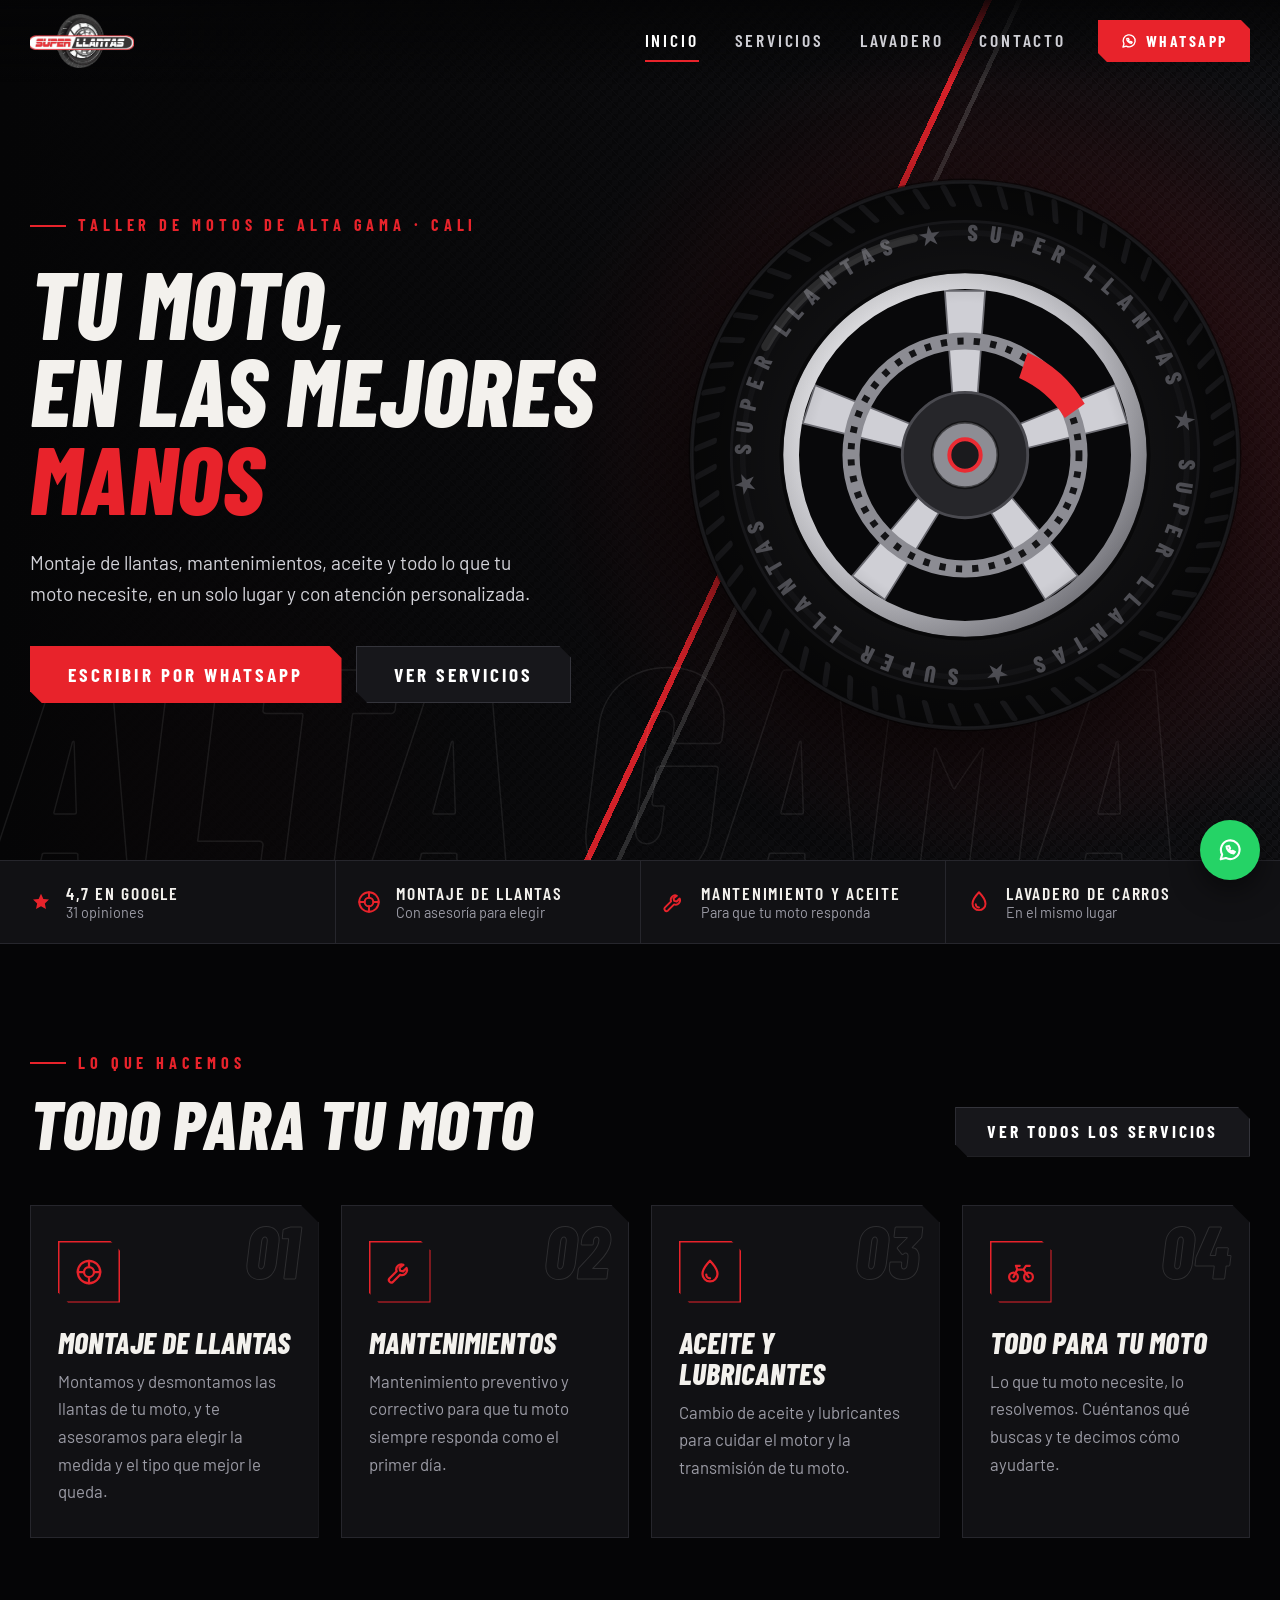
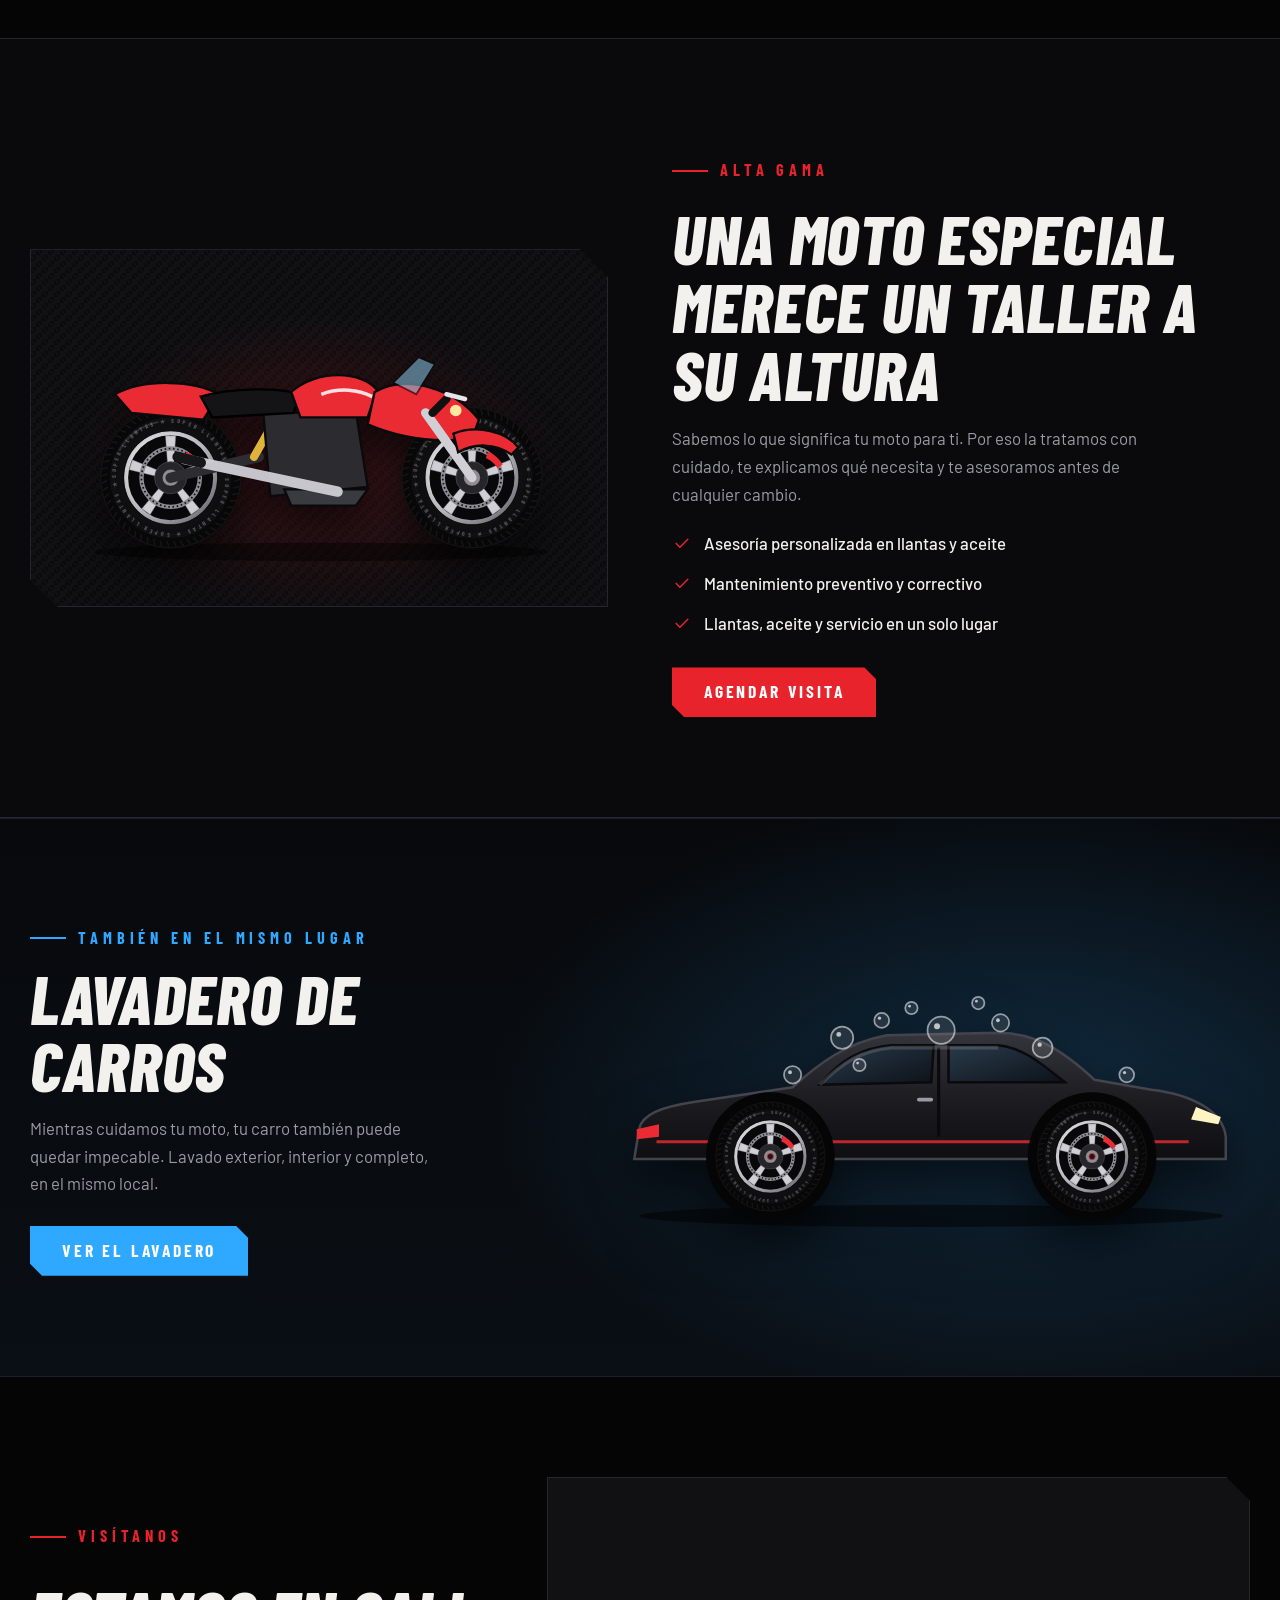
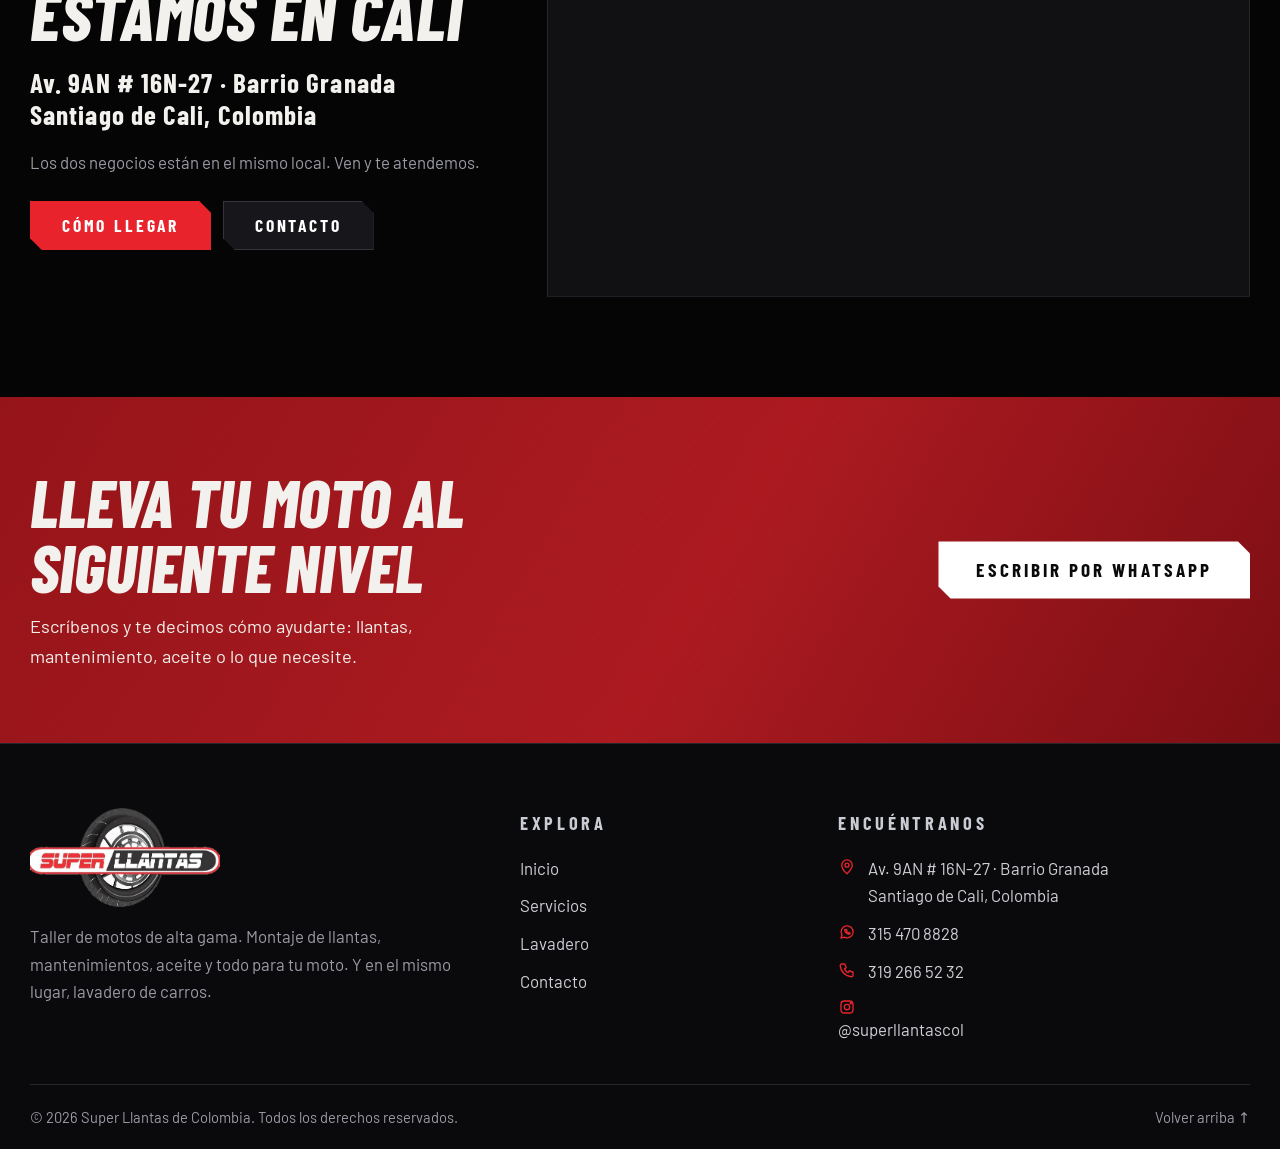
<file: index.html>
<!doctype html>
<html lang="es">
<head>
  <meta charset="utf-8">
  <meta name="viewport" content="width=device-width, initial-scale=1">
  <title>Super Llantas · Taller de motos de alta gama en Cali</title>
  <meta name="description" content="Taller de motos de alta gama en Cali: montaje de llantas, mantenimientos, aceite y todo para tu moto. Y en el mismo lugar, lavadero de carros.">
  <meta name="theme-color" content="#050506">
  <link rel="icon" type="image/png" href="assets/img/favicon.png">
  <link rel="apple-touch-icon" href="assets/img/apple-touch-icon.png">
  <meta property="og:title" content="Super Llantas · Taller de motos de alta gama">
  <meta property="og:description" content="Montaje de llantas, mantenimientos, aceite y todo para tu moto. Cali, Colombia.">
  <meta property="og:image" content="assets/img/logo.png">
  <link rel="preconnect" href="https://fonts.googleapis.com">
  <link rel="preconnect" href="https://fonts.gstatic.com" crossorigin>
  <link href="https://fonts.googleapis.com/css2?family=Barlow:wght@400;500;600&family=Barlow+Condensed:ital,wght@0,500;0,600;0,700;0,800;1,700;1,800&display=swap" rel="stylesheet">
  <link rel="stylesheet" href="assets/css/styles.css">
</head>
<body data-page="inicio">
<main>
  <!-- HERO -->
  <section class="hero">
    <div class="hero__bg"></div>
    <div class="hero__lines"></div>
    <div class="hero__ghost" aria-hidden="true">Alta gama</div>
    <div class="wrap hero__grid">
      <div class="hero__copy">
        <p class="eyebrow">Taller de motos de alta gama · Cali</p>
        <h1 class="hero__title"><span>Tu moto,</span><span>en las mejores</span><span class="red">manos</span></h1>
        <p class="hero__lead">Montaje de llantas, mantenimientos, aceite y todo lo que tu moto necesite, en un solo lugar y con atención personalizada.</p>
        <div class="hero__cta">
          <a class="btn btn--lg" data-wa="Hola Super Llantas, quiero agendar un servicio para mi moto." target="_blank" rel="noopener"><span>Escribir por WhatsApp</span></a>
          <a class="btn btn--lg btn--dark" href="servicios.html"><span>Ver servicios</span></a>
        </div>
      </div>
      <div class="hero__art"><div id="hero-wheel" style="width:100%;height:100%"></div></div>
    </div>
  </section>

  <!-- CONFIANZA -->
  <section class="trust">
    <div class="wrap trust__in">
      <div class="trust__it"><span class="stars" aria-hidden="true"><svg class="ico" width="22" height="22" viewBox="0 0 24 24"><path d="M12 3l2.6 5.6 6.1.7-4.5 4.2 1.2 6L12 16.6 6.6 19.5l1.2-6L3.3 9.3l6.1-.7z" fill="currentColor"/></svg></span><span><span data-site="calificacion"></span> en Google<small><span data-site="opiniones"></span> opiniones</small></span></div>
      <div class="trust__it"><span id="t1"></span><span>Montaje de llantas<small>Con asesoría para elegir</small></span></div>
      <div class="trust__it"><span id="t2"></span><span>Mantenimiento y aceite<small>Para que tu moto responda</small></span></div>
      <div class="trust__it"><span id="t3"></span><span>Lavadero de carros<small>En el mismo lugar</small></span></div>
    </div>
  </section>

  <!-- SERVICIOS -->
  <section class="section">
    <div class="wrap">
      <div class="head">
        <div><p class="eyebrow">Lo que hacemos</p><h2 class="h2">Todo para tu moto</h2></div>
        <a class="btn btn--dark" href="servicios.html"><span>Ver todos los servicios</span></a>
      </div>
      <div class="svcs" id="servicios-grid"></div>
    </div>
  </section>

  <!-- ALTA GAMA -->
  <section class="section section--alt">
    <div class="wrap split">
      <div class="split__art reveal" id="split-moto"></div>
      <div class="split__txt reveal">
        <p class="eyebrow">Alta gama</p>
        <h2 class="h2">Una moto especial merece un taller a su altura</h2>
        <p class="muted">Sabemos lo que significa tu moto para ti. Por eso la tratamos con cuidado, te explicamos qué necesita y te asesoramos antes de cualquier cambio.</p>
        <ul class="ticks">
          <li><span id="k1"></span>Asesoría personalizada en llantas y aceite</li>
          <li><span id="k2"></span>Mantenimiento preventivo y correctivo</li>
          <li><span id="k3"></span>Llantas, aceite y servicio en un solo lugar</li>
        </ul>
        <a class="btn" href="contacto.html"><span>Agendar visita</span></a>
      </div>
    </div>
  </section>

  <!-- LAVADERO -->
  <section class="wash section">
    <div class="wrap wash__in">
      <div class="wash__txt reveal">
        <p class="eyebrow">También en el mismo lugar</p>
        <h2 class="h2" data-lav="nombre"></h2>
        <p class="muted" style="margin:16px 0 28px;max-width:46ch">Mientras cuidamos tu moto, tu carro también puede quedar impecable. Lavado exterior, interior y completo, en el mismo local.</p>
        <a class="btn" href="lavadero.html"><span>Ver el lavadero</span></a>
      </div>
      <div class="wash__art reveal" id="home-car"></div>
    </div>
  </section>

  <!-- UBICACIÓN -->
  <section class="section">
    <div class="wrap where">
      <div class="where__txt">
        <p class="eyebrow">Visítanos</p>
        <h2 class="h2">Estamos en Cali</h2>
        <p class="where__addr"><span data-site="direccion"></span> · <span data-site="barrio"></span><br><span data-site="ciudad"></span></p>
        <p class="muted">Los dos negocios están en el mismo local. Ven y te atendemos.</p>
        <div class="where__btns">
          <a class="btn" data-maps-link target="_blank" rel="noopener"><span>Cómo llegar</span></a>
          <a class="btn btn--dark" href="contacto.html"><span>Contacto</span></a>
        </div>
      </div>
      <div class="map" data-map></div>
    </div>
  </section>

  <section class="cta">
    <div class="wrap cta__in">
      <div><h2>Lleva tu moto al siguiente nivel</h2><p>Escríbenos y te decimos cómo ayudarte: llantas, mantenimiento, aceite o lo que necesite.</p></div>
      <div class="cta__btns"><a class="btn btn--lg btn--white" data-wa="Hola Super Llantas, quiero información." target="_blank" rel="noopener"><span>Escribir por WhatsApp</span></a></div>
    </div>
  </section>
</main>

<script src="assets/js/data.js"></script>
<script src="assets/js/art.js"></script>
<script src="assets/js/layout.js"></script>
<script src="assets/js/app.js"></script>
<script>
  /* iconos de la franja y de la lista */
  [['t1','tire',26],['t2','wrench',26],['t3','drop',26],['k1','check',20],['k2','check',20],['k3','check',20]]
    .forEach(([id, ic, s]) => { const el = document.getElementById(id); if (el) el.innerHTML = Art.icon(ic, s); });
  document.querySelectorAll('.trust__it > span:first-child:has(.ico)').forEach(e => e.style.color = 'var(--accent)');
</script>
</body>
</html>
</file>
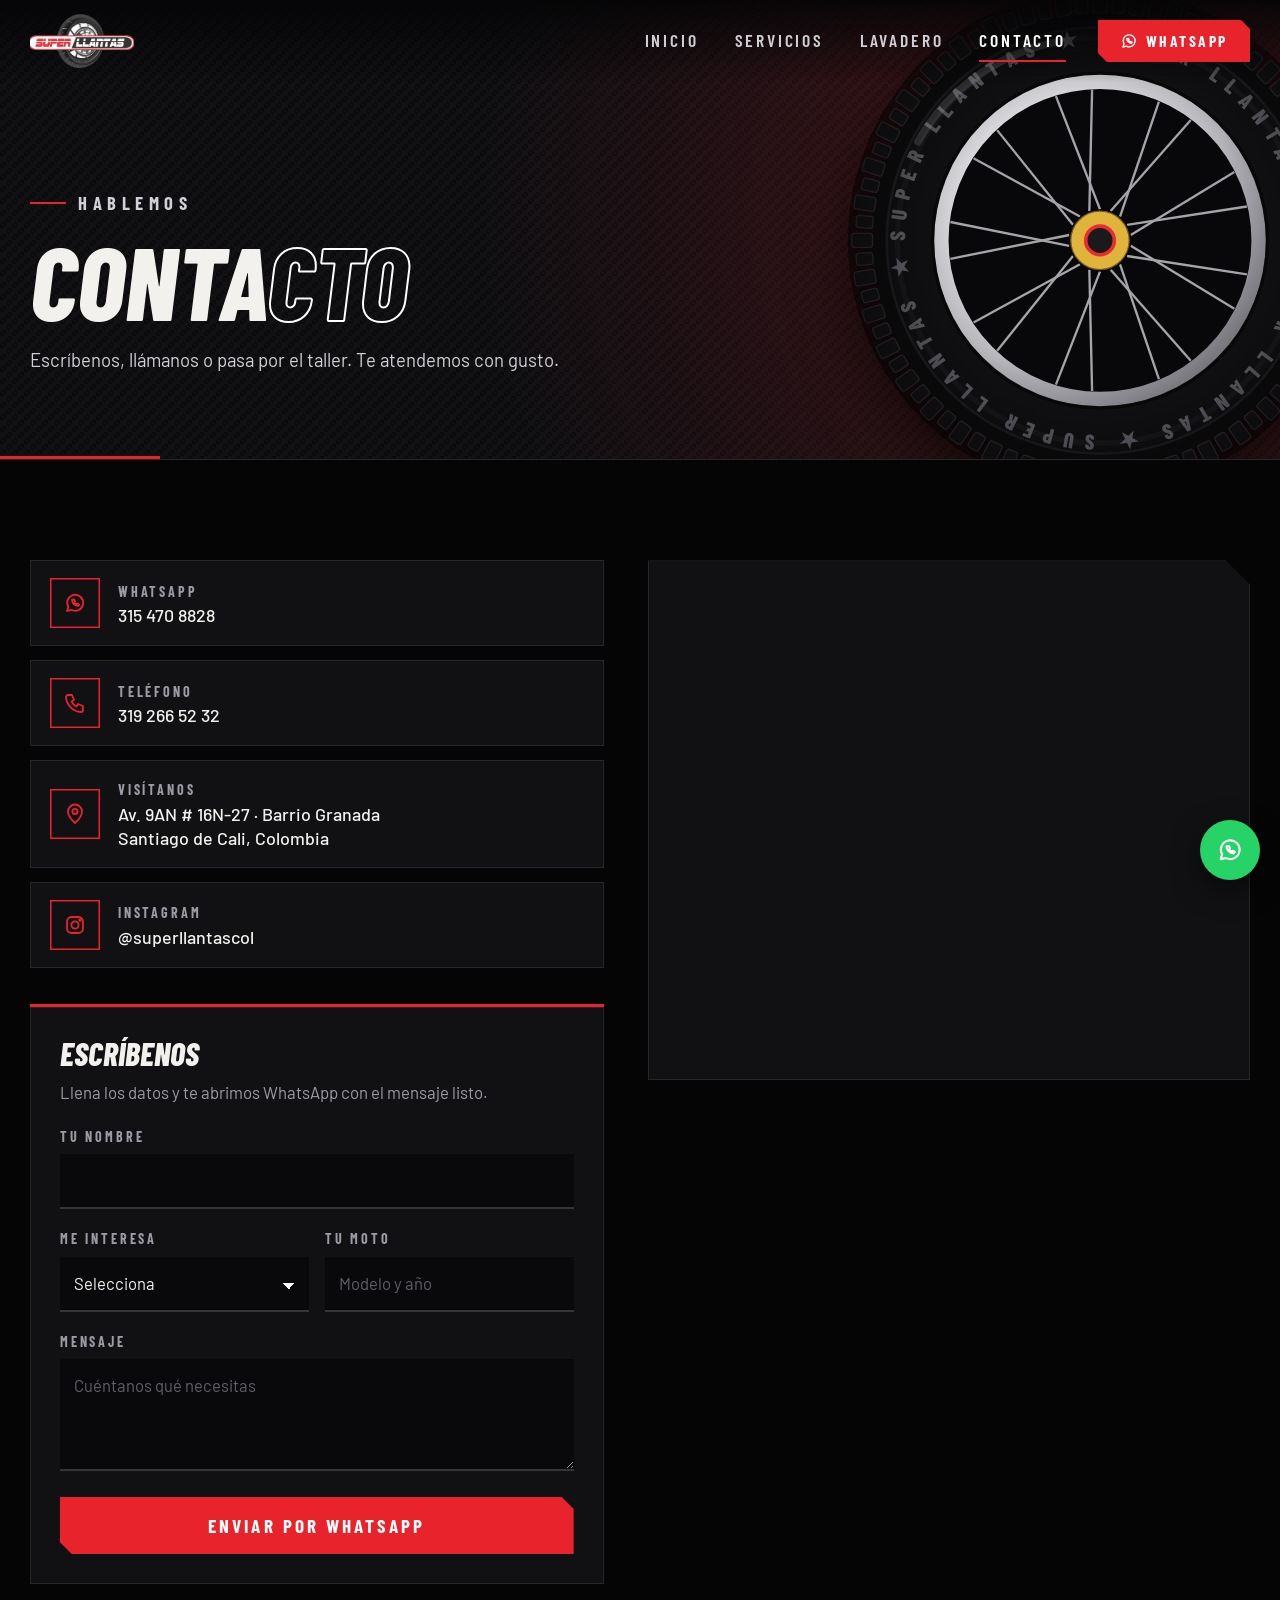
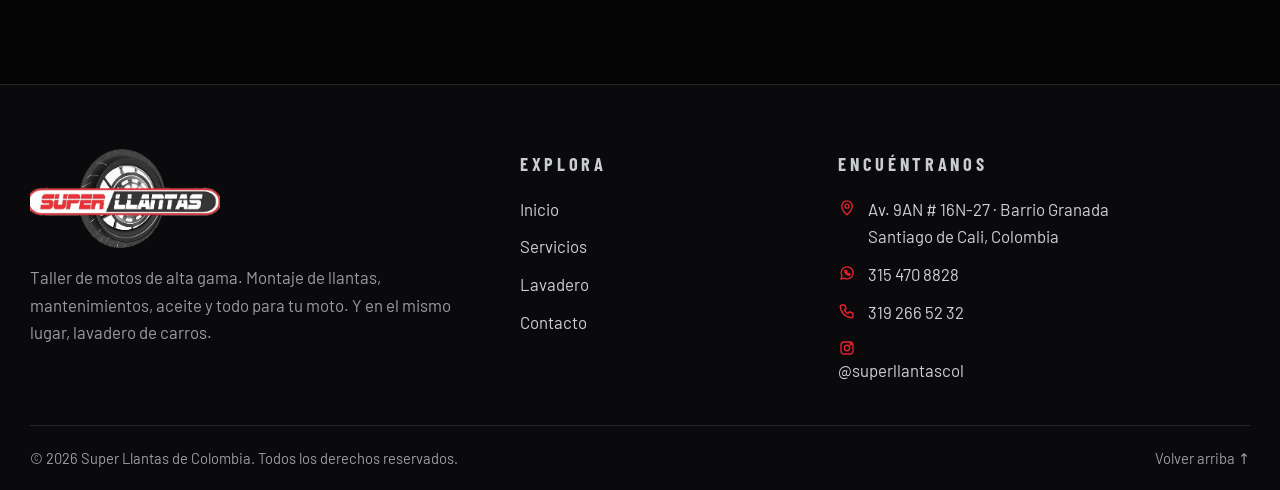
<file: contacto.html>
<!doctype html>
<html lang="es">
<head>
  <meta charset="utf-8">
  <meta name="viewport" content="width=device-width, initial-scale=1">
  <title>Contacto · Super Llantas</title>
  <meta name="description" content="Escríbenos por WhatsApp o visítanos en Cali: Av. 9AN # 16N-27, barrio Granada. Taller de motos y lavadero de carros.">
  <meta name="theme-color" content="#050506">
  <link rel="icon" type="image/png" href="assets/img/favicon.png">
  <link rel="apple-touch-icon" href="assets/img/apple-touch-icon.png">
  <link rel="preconnect" href="https://fonts.googleapis.com">
  <link rel="preconnect" href="https://fonts.gstatic.com" crossorigin>
  <link href="https://fonts.googleapis.com/css2?family=Barlow:wght@400;500;600&family=Barlow+Condensed:ital,wght@0,500;0,600;0,700;0,800;1,700;1,800&display=swap" rel="stylesheet">
  <link rel="stylesheet" href="assets/css/styles.css">
</head>
<body data-page="contacto">
<main>
  <section class="phero">
    <div class="phero__art" data-wheel="trail"></div>
    <div class="wrap">
      <p class="eyebrow">Hablemos</p>
      <h1>Conta<span class="out">cto</span></h1>
      <p>Escríbenos, llámanos o pasa por el taller. Te atendemos con gusto.</p>
    </div>
  </section>

  <section class="section">
    <div class="wrap contact">
      <div>
        <div class="infos" id="info"></div>
        <form class="form" id="form">
          <h3>Escríbenos</h3>
          <p class="muted" style="margin-top:-8px">Llena los datos y te abrimos WhatsApp con el mensaje listo.</p>
          <div class="field"><label for="c-nombre">Tu nombre</label><input id="c-nombre" name="nombre" required autocomplete="name"></div>
          <div class="form__row">
            <div class="field"><label for="c-asunto">Me interesa</label>
              <select id="c-asunto" name="asunto"><option value="">Selecciona</option><option>Montaje de llantas</option><option>Mantenimiento</option><option>Cambio de aceite</option><option>Otro servicio para mi moto</option><option>Lavadero de carros</option></select></div>
            <div class="field"><label for="c-moto">Tu moto</label><input id="c-moto" name="moto" placeholder="Modelo y año"></div>
          </div>
          <div class="field"><label for="c-msg">Mensaje</label><textarea id="c-msg" name="mensaje" placeholder="Cuéntanos qué necesitas"></textarea></div>
          <button class="btn btn--lg" type="submit"><span>Enviar por WhatsApp</span></button>
        </form>
      </div>
      <div class="map" data-map></div>
    </div>
  </section>
</main>
<script src="assets/js/data.js"></script>
<script src="assets/js/art.js"></script>
<script src="assets/js/layout.js"></script>
<script src="assets/js/app.js"></script>
</body>
</html>
</file>
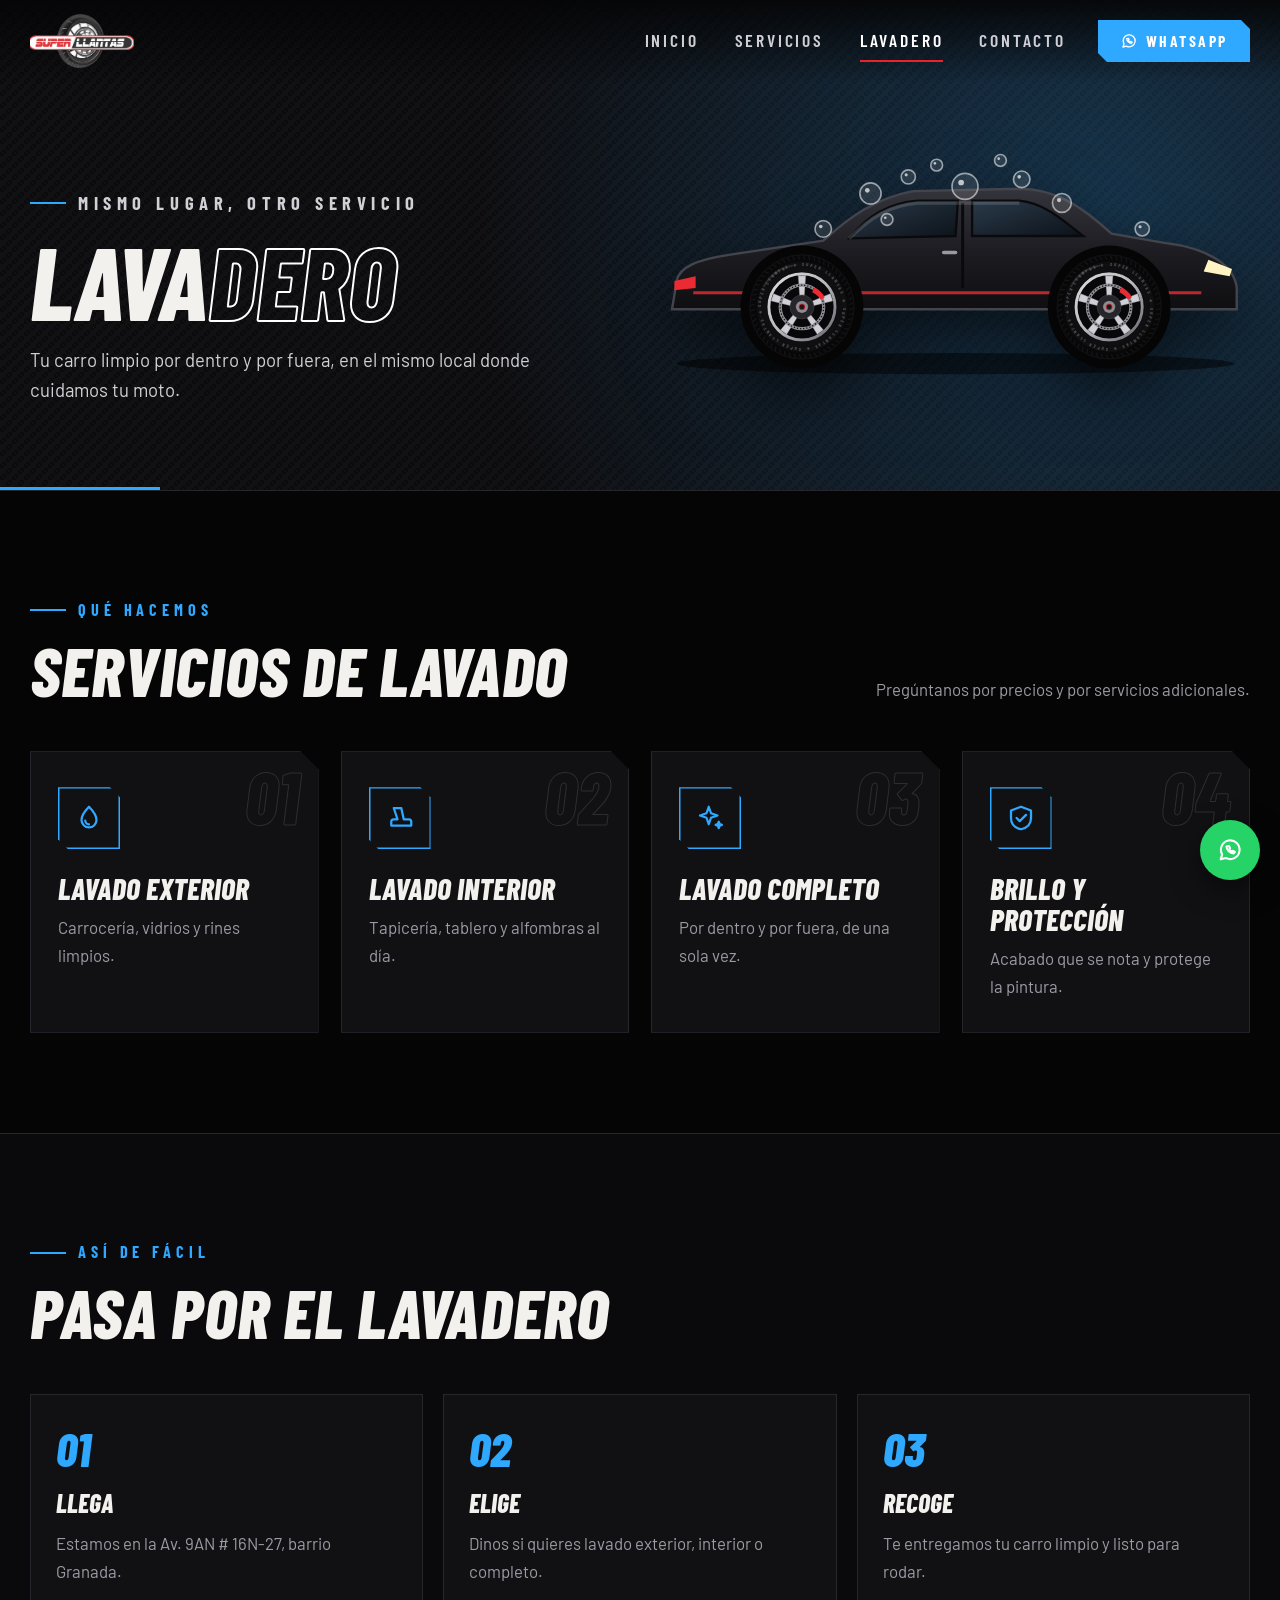
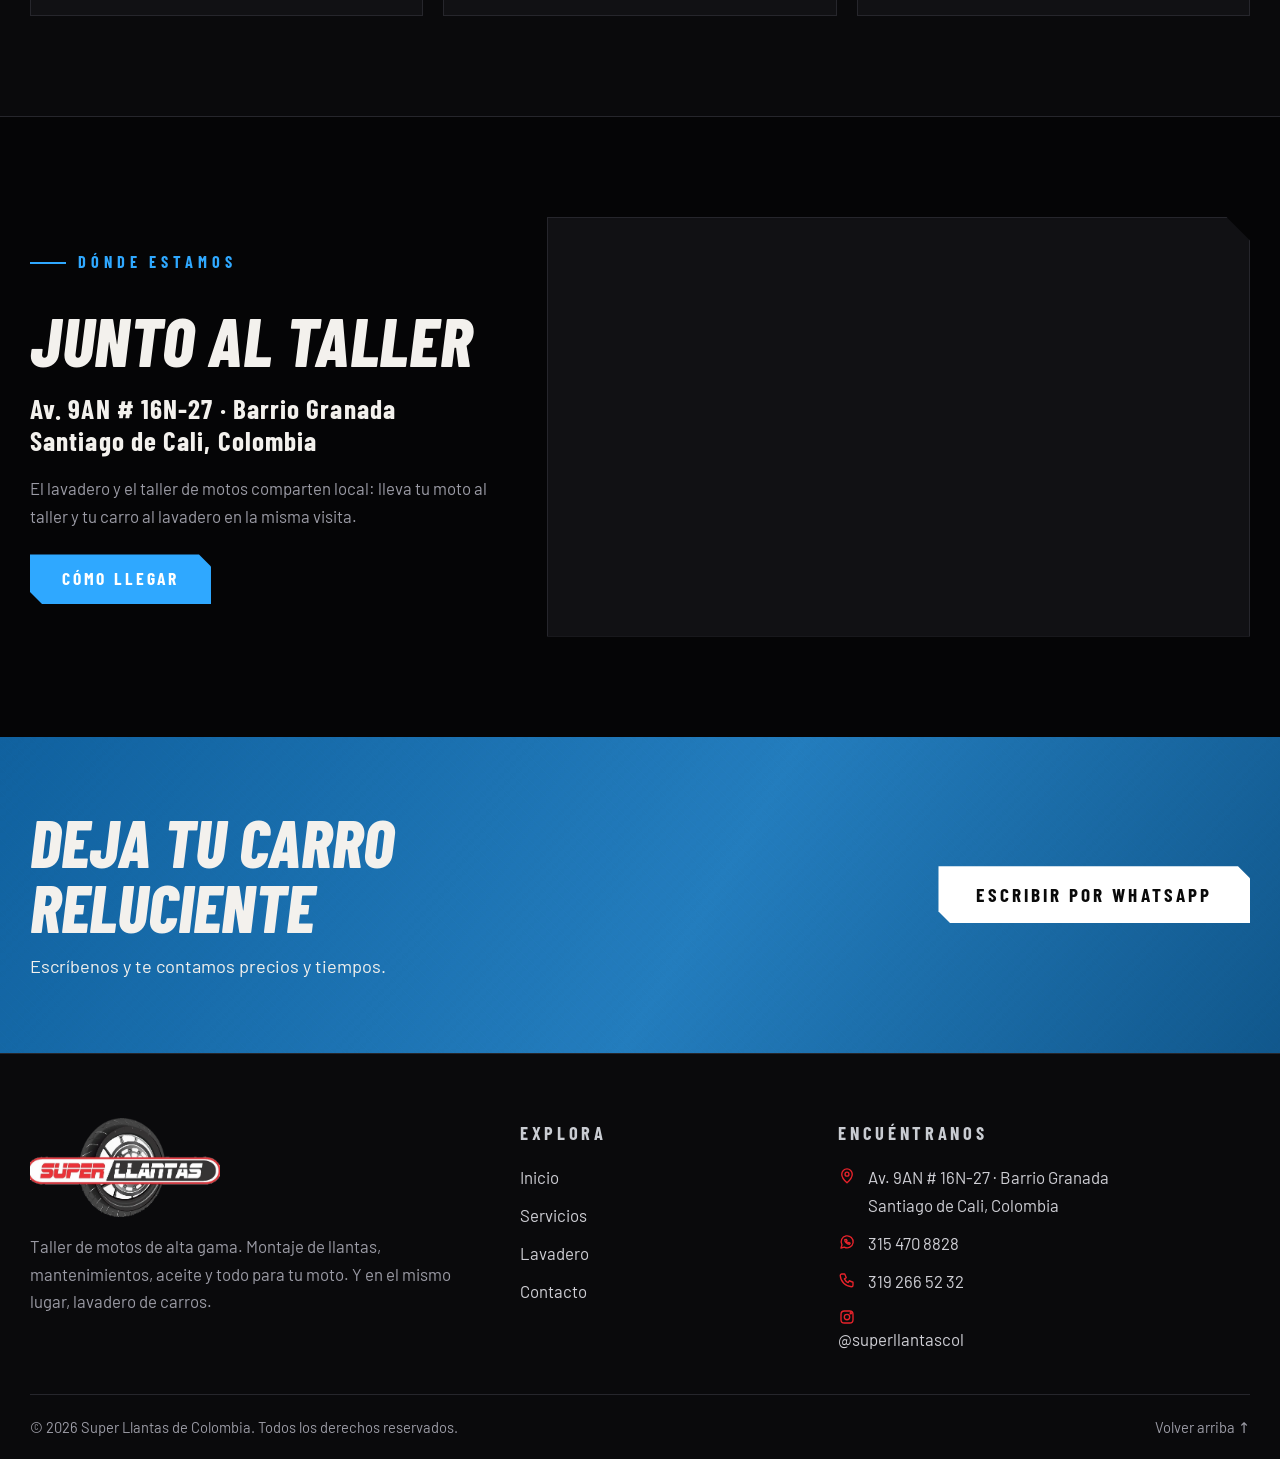
<file: lavadero.html>
<!doctype html>
<html lang="es">
<head>
  <meta charset="utf-8">
  <meta name="viewport" content="width=device-width, initial-scale=1">
  <title>Lavadero de carros · Super Llantas</title>
  <meta name="description" content="Lavadero de carros en Cali, en el mismo lugar que el taller Super Llantas: lavado exterior, interior y completo.">
  <meta name="theme-color" content="#050506">
  <link rel="icon" type="image/png" href="assets/img/favicon.png">
  <link rel="apple-touch-icon" href="assets/img/apple-touch-icon.png">
  <link rel="preconnect" href="https://fonts.googleapis.com">
  <link rel="preconnect" href="https://fonts.gstatic.com" crossorigin>
  <link href="https://fonts.googleapis.com/css2?family=Barlow:wght@400;500;600&family=Barlow+Condensed:ital,wght@0,500;0,600;0,700;0,800;1,700;1,800&display=swap" rel="stylesheet">
  <link rel="stylesheet" href="assets/css/styles.css">
</head>
<body data-page="lavadero">
<main>
  <section class="phero">
    <div class="phero__art phero__art--car" id="lav-car"></div>
    <div class="wrap">
      <p class="eyebrow">Mismo lugar, otro servicio</p>
      <h1>Lava<span class="out">dero</span></h1>
      <p>Tu carro limpio por dentro y por fuera, en el mismo local donde cuidamos tu moto.</p>
    </div>
  </section>

  <section class="section">
    <div class="wrap">
      <div class="head">
        <div><p class="eyebrow">Qué hacemos</p><h2 class="h2">Servicios de lavado</h2></div>
        <p class="muted">Pregúntanos por precios y por servicios adicionales.</p>
      </div>
      <div class="svcs" id="lav-grid"></div>
    </div>
  </section>

  <section class="section section--alt">
    <div class="wrap">
      <div class="head"><div><p class="eyebrow">Así de fácil</p><h2 class="h2">Pasa por el lavadero</h2></div></div>
      <div class="steps">
        <article class="step reveal"><h4>Llega</h4><p class="muted">Estamos en la Av. 9AN # 16N-27, barrio Granada.</p></article>
        <article class="step reveal"><h4>Elige</h4><p class="muted">Dinos si quieres lavado exterior, interior o completo.</p></article>
        <article class="step reveal"><h4>Recoge</h4><p class="muted">Te entregamos tu carro limpio y listo para rodar.</p></article>
      </div>
    </div>
  </section>

  <section class="section">
    <div class="wrap where">
      <div class="where__txt">
        <p class="eyebrow">Dónde estamos</p>
        <h2 class="h2">Junto al taller</h2>
        <p class="where__addr"><span data-site="direccion"></span> · <span data-site="barrio"></span><br><span data-site="ciudad"></span></p>
        <p class="muted">El lavadero y el taller de motos comparten local: lleva tu moto al taller y tu carro al lavadero en la misma visita.</p>
        <div class="where__btns">
          <a class="btn" data-maps-link target="_blank" rel="noopener"><span>Cómo llegar</span></a>
        </div>
      </div>
      <div class="map" data-map></div>
    </div>
  </section>

  <section class="cta" style="background:linear-gradient(120deg,#1583d6,#2fa8ff 55%,#1676bd)">
    <div class="wrap cta__in">
      <div><h2>Deja tu carro reluciente</h2><p>Escríbenos y te contamos precios y tiempos.</p></div>
      <div class="cta__btns"><a class="btn btn--lg btn--white" data-wa="Hola, quiero información sobre el lavadero de carros." target="_blank" rel="noopener"><span>Escribir por WhatsApp</span></a></div>
    </div>
  </section>
</main>
<script src="assets/js/data.js"></script>
<script src="assets/js/art.js"></script>
<script src="assets/js/layout.js"></script>
<script src="assets/js/app.js"></script>
</body>
</html>
</file>
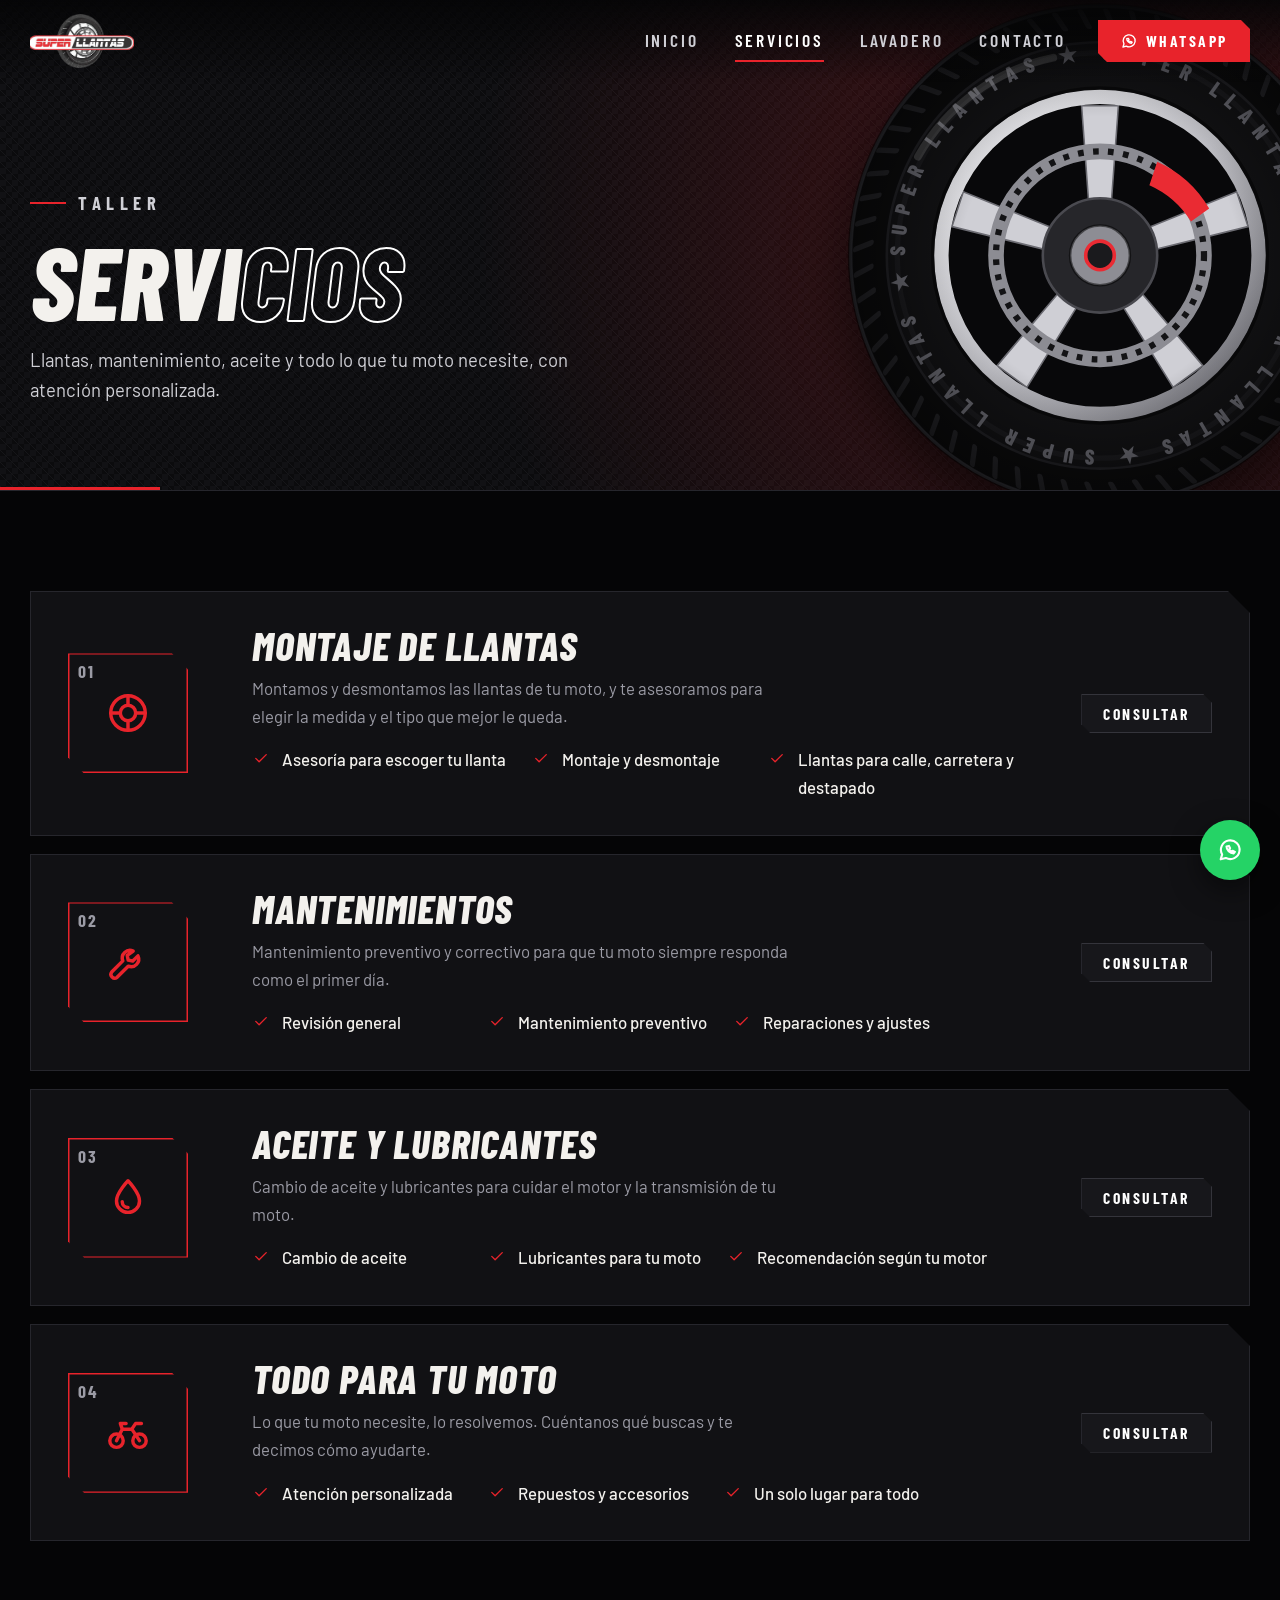
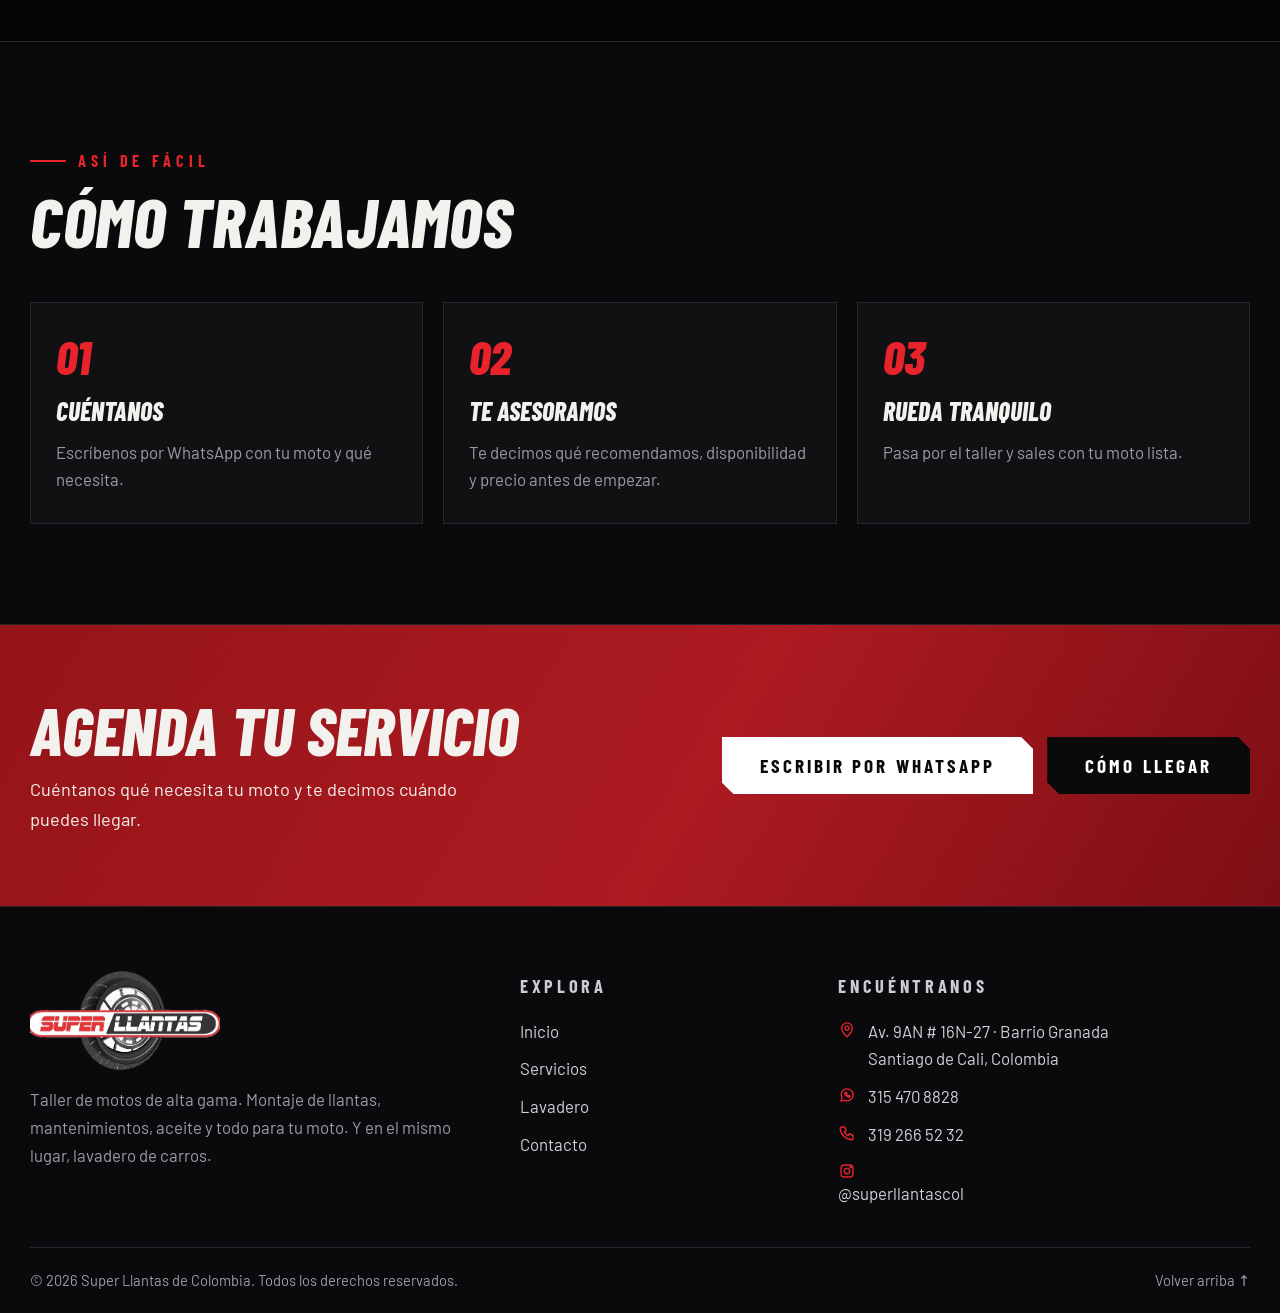
<file: servicios.html>
<!doctype html>
<html lang="es">
<head>
  <meta charset="utf-8">
  <meta name="viewport" content="width=device-width, initial-scale=1">
  <title>Servicios · Super Llantas</title>
  <meta name="description" content="Montaje de llantas, mantenimientos, aceite y todo para tu moto. Taller de motos de alta gama en Cali.">
  <meta name="theme-color" content="#050506">
  <link rel="icon" type="image/png" href="assets/img/favicon.png">
  <link rel="apple-touch-icon" href="assets/img/apple-touch-icon.png">
  <link rel="preconnect" href="https://fonts.googleapis.com">
  <link rel="preconnect" href="https://fonts.gstatic.com" crossorigin>
  <link href="https://fonts.googleapis.com/css2?family=Barlow:wght@400;500;600&family=Barlow+Condensed:ital,wght@0,500;0,600;0,700;0,800;1,700;1,800&display=swap" rel="stylesheet">
  <link rel="stylesheet" href="assets/css/styles.css">
</head>
<body data-page="servicios">
<main>
  <section class="phero">
    <div class="phero__art" data-wheel="sport"></div>
    <div class="wrap">
      <p class="eyebrow">Taller</p>
      <h1>Servi<span class="out">cios</span></h1>
      <p>Llantas, mantenimiento, aceite y todo lo que tu moto necesite, con atención personalizada.</p>
    </div>
  </section>

  <section class="section">
    <div class="wrap"><div class="rows" id="servicios-rows"></div></div>
  </section>

  <section class="section section--alt">
    <div class="wrap">
      <div class="head"><div><p class="eyebrow">Así de fácil</p><h2 class="h2">Cómo trabajamos</h2></div></div>
      <div class="steps">
        <article class="step reveal"><h4>Cuéntanos</h4><p class="muted">Escríbenos por WhatsApp con tu moto y qué necesita.</p></article>
        <article class="step reveal"><h4>Te asesoramos</h4><p class="muted">Te decimos qué recomendamos, disponibilidad y precio antes de empezar.</p></article>
        <article class="step reveal"><h4>Rueda tranquilo</h4><p class="muted">Pasa por el taller y sales con tu moto lista.</p></article>
      </div>
    </div>
  </section>

  <section class="cta">
    <div class="wrap cta__in">
      <div><h2>Agenda tu servicio</h2><p>Cuéntanos qué necesita tu moto y te decimos cuándo puedes llegar.</p></div>
      <div class="cta__btns">
        <a class="btn btn--lg btn--white" data-wa="Hola Super Llantas, quiero agendar un servicio para mi moto." target="_blank" rel="noopener"><span>Escribir por WhatsApp</span></a>
        <a class="btn btn--lg" href="contacto.html"><span>Cómo llegar</span></a>
      </div>
    </div>
  </section>
</main>
<script src="assets/js/data.js"></script>
<script src="assets/js/art.js"></script>
<script src="assets/js/layout.js"></script>
<script src="assets/js/app.js"></script>
</body>
</html>
</file>
<file: assets/css/styles.css>
/* ============================================================
   SUPER LLANTAS · taller de motos de alta gama
   Negro carbón, rojo del logo, acero y líneas finas.
   El lavadero usa un acento azul agua (--accent).
   ============================================================ */
:root {
  --red: #e8232b;
  --accent: var(--red);
  --water: #2fa8ff;
  --black: #050506;
  --coal: #0a0a0c;
  --panel: #111114;
  --panel-2: #17171b;
  --line: #26262c;
  --line-2: #34343b;
  --white: #f3f1ed;
  --steel: #c9ccd2;
  --mute: #9b9ba5;
  --f-display: 'Barlow Condensed', 'Arial Narrow', sans-serif;
  --f-body: 'Barlow', system-ui, -apple-system, 'Segoe UI', sans-serif;
  --wrap: 1220px;
  --cut: 14px;
  --carbon: url("data:image/svg+xml;utf8,<svg xmlns='http://www.w3.org/2000/svg' width='12' height='12'><rect width='12' height='12' fill='%230b0b0d'/><path d='M0 0h6v6H0zM6 6h6v6H6z' fill='%23111114'/><path d='M0 6l6 6M6 0l6 6' stroke='%23161619' stroke-width='1'/></svg>");
}
[data-page="lavadero"] { --accent: var(--water); }

*, *::before, *::after { box-sizing: border-box; }
html { scroll-behavior: smooth; -webkit-text-size-adjust: 100%; }
body {
  margin: 0; background: var(--black); color: var(--white);
  font-family: var(--f-body); font-size: 1.05rem; line-height: 1.65;
  -webkit-font-smoothing: antialiased; overflow-x: hidden;
}
body.no-scroll { overflow: hidden; }
img, svg { max-width: 100%; display: block; }
a { color: inherit; text-decoration: none; }
h1, h2, h3, h4, p, ul { margin: 0; }
ul { padding: 0; list-style: none; }
button, input, select, textarea { font: inherit; color: inherit; }
:focus-visible { outline: 2px solid var(--steel); outline-offset: 3px; }
::selection { background: var(--red); color: #fff; }

.wrap { width: min(var(--wrap), 100% - 48px); margin-inline: auto; position: relative; z-index: 2; }
.muted { color: var(--mute); }
.red { color: var(--red); }
.ico { flex: none; }

/* ---------- cabecera ---------- */
.site-header { position: fixed; inset: 0 0 auto 0; z-index: 50; padding: 14px 0; background: linear-gradient(180deg, rgba(5,5,6,.9), rgba(5,5,6,0)); transition: background .3s, padding .3s, box-shadow .3s; }
/* sin backdrop-filter: haría que el menú móvil (fixed) se posicione respecto a la cabecera */
.site-header.is-stuck { background: rgba(5,5,6,.97); padding: 8px 0; box-shadow: 0 1px 0 var(--line); }
.site-header__in { display: flex; align-items: center; justify-content: space-between; gap: 24px; }
.brand img { height: 54px; width: auto; transition: height .3s; }
.is-stuck .brand img { height: 44px; }
.nav { display: flex; align-items: center; gap: 4px; }
.nav > a:not(.btn) { font-family: var(--f-display); font-weight: 600; font-size: 1.1rem; letter-spacing: .16em; text-transform: uppercase; padding: 10px 16px; position: relative; color: #cfcfd5; transition: color .2s; }
.nav > a:not(.btn)::after { content: ''; position: absolute; left: 16px; right: 16px; bottom: 4px; height: 2px; background: var(--red); transform: scaleX(0); transform-origin: left; transition: transform .25s; }
.nav > a:not(.btn):hover, .nav > a.is-active { color: #fff; }
.nav > a:not(.btn):hover::after, .nav > a.is-active::after { transform: scaleX(1); }
.nav__cta { margin-left: 12px; }
.burger { display: none; width: 46px; height: 46px; background: var(--panel-2); border: 1px solid var(--line-2); cursor: pointer; flex-direction: column; justify-content: center; align-items: center; gap: 5px; }
.burger i { display: block; width: 22px; height: 2px; background: #fff; transition: transform .3s, opacity .3s; }
.burger.is-open i:nth-child(1) { transform: translateY(7px) rotate(45deg); }
.burger.is-open i:nth-child(2) { opacity: 0; }
.burger.is-open i:nth-child(3) { transform: translateY(-7px) rotate(-45deg); }

/* ---------- botones (esquinas cortadas) ---------- */
.btn {
  display: inline-flex; align-items: center; justify-content: center; gap: 10px; cursor: pointer; border: 0;
  padding: 16px 32px; background: var(--accent); color: #fff;
  font-family: var(--f-display); font-weight: 700; font-size: 1.1rem; letter-spacing: .16em; text-transform: uppercase; line-height: 1;
  clip-path: polygon(0 0, calc(100% - 12px) 0, 100% 12px, 100% 100%, 12px 100%, 0 calc(100% - 12px));
  transition: background .2s, color .2s, transform .2s; white-space: nowrap;
}
.btn > span { display: inline-flex; align-items: center; gap: 8px; }
.btn:hover { background: #fff; color: var(--black); transform: translateY(-2px); }
.btn--white { background: #fff; color: var(--black); }
.btn--white:hover { background: var(--steel); }
.btn--dark { background: var(--panel-2); color: #fff; box-shadow: inset 0 0 0 1px var(--line-2); }
.btn--dark:hover { background: #fff; color: var(--black); }
.btn--sm { padding: 12px 22px; font-size: .98rem; clip-path: polygon(0 0, calc(100% - 9px) 0, 100% 9px, 100% 100%, 9px 100%, 0 calc(100% - 9px)); }
.btn--lg { padding: 19px 38px; font-size: 1.2rem; }

/* ---------- títulos ---------- */
.section { padding: 100px 0; position: relative; }
.section--alt { background: var(--coal); border-block: 1px solid var(--line); }
.eyebrow { display: inline-flex; align-items: center; gap: 12px; font-family: var(--f-display); font-weight: 700; font-size: 1.02rem; letter-spacing: .3em; text-transform: uppercase; color: var(--accent); }
.eyebrow::before { content: ''; width: 36px; height: 2px; background: var(--accent); }
.h2 { font-family: var(--f-display); font-weight: 800; font-style: italic; text-transform: uppercase; line-height: .98; letter-spacing: .01em; font-size: clamp(2.5rem, 5.4vw, 4.4rem); margin-top: 12px; }
.h3 { font-family: var(--f-display); font-weight: 800; font-style: italic; text-transform: uppercase; line-height: 1; letter-spacing: .02em; font-size: clamp(1.9rem, 3.4vw, 2.5rem); }
.head { display: flex; justify-content: space-between; align-items: flex-end; gap: 28px; flex-wrap: wrap; margin-bottom: 48px; }
.head p { max-width: 46ch; }

/* ---------- hero ---------- */
.hero { position: relative; min-height: min(100vh, 860px); padding: 150px 0 100px; overflow: hidden; display: flex; align-items: center; background: var(--black); }
.hero__bg { position: absolute; inset: 0; background:
  radial-gradient(52% 70% at 78% 52%, rgba(232,35,43,.28), transparent 70%),
  radial-gradient(40% 50% at 8% 90%, rgba(232,35,43,.10), transparent 70%),
  var(--carbon); }
.hero__bg::after { content: ''; position: absolute; inset: 0; background: linear-gradient(90deg, var(--black) 0%, rgba(5,5,6,.55) 45%, rgba(5,5,6,0) 100%); }
.hero__lines { position: absolute; inset: 0; pointer-events: none; background:
  linear-gradient(115deg, transparent 58.6%, rgba(232,35,43,.9) 58.6% 59%, transparent 59%),
  linear-gradient(115deg, transparent 60.5%, rgba(255,255,255,.14) 60.5% 60.8%, transparent 60.8%); }
.hero__ghost { position: absolute; left: -1%; bottom: -3%; font-family: var(--f-display); font-weight: 800; font-style: italic; font-size: clamp(8rem, 24vw, 22rem); line-height: .8; color: transparent; -webkit-text-stroke: 1.5px rgba(255,255,255,.08); text-transform: uppercase; pointer-events: none; white-space: nowrap; }
.hero__grid { display: grid; grid-template-columns: minmax(0, 1.05fr) minmax(0, .95fr); align-items: center; gap: 20px; }
.hero__title { font-family: var(--f-display); font-weight: 800; font-style: italic; text-transform: uppercase; line-height: .92; letter-spacing: .005em; font-size: clamp(3.4rem, 7.4vw, 6.8rem); margin: 20px 0 26px; }
.hero__title span { display: block; }
.hero__title .red { color: var(--red); }
.hero__lead { font-size: 1.2rem; max-width: 46ch; color: #d3d3d9; }
.hero__cta { display: flex; flex-wrap: wrap; gap: 14px; margin-top: 36px; }
.hero__art { position: relative; z-index: 2; aspect-ratio: 1; width: min(100%, 600px); justify-self: center; }
.hero__art .art-wheel { width: 100%; height: 100%; filter: drop-shadow(0 30px 50px rgba(0,0,0,.7)); }

/* ---------- franja de confianza ---------- */
.trust { background: var(--panel); border-block: 1px solid var(--line); }
.trust__in { display: grid; grid-template-columns: repeat(4, 1fr); }
.trust__it { display: flex; align-items: center; gap: 14px; padding: 22px 20px; border-left: 1px solid var(--line); font-family: var(--f-display); font-weight: 600; font-size: 1.1rem; letter-spacing: .1em; text-transform: uppercase; line-height: 1.2; }
.trust__it:first-child { border-left: 0; padding-left: 0; }
.trust__it .ico { color: var(--accent); }
.trust__it small { display: block; font-family: var(--f-body); font-weight: 400; font-size: .9rem; letter-spacing: 0; text-transform: none; color: var(--mute); }
.stars { display: inline-flex; gap: 2px; color: #ffc21a; }

/* ---------- tarjetas de servicio ---------- */
.svcs { display: grid; gap: 22px; grid-template-columns: repeat(auto-fit, minmax(250px, 1fr)); }
.svc { position: relative; padding: 36px 28px 32px; background: var(--panel); box-shadow: inset 0 0 0 1px var(--line); overflow: hidden; clip-path: polygon(0 0, calc(100% - 18px) 0, 100% 18px, 100% 100%, 0 100%); transition: background .3s, transform .3s, box-shadow .3s; }
.svc::before { content: ''; position: absolute; left: 0; top: 0; width: 100%; height: 3px; background: var(--accent); transform: scaleX(0); transform-origin: left; transition: transform .4s; }
.svc:hover { background: var(--panel-2); transform: translateY(-5px); box-shadow: inset 0 0 0 1px var(--line-2); }
.svc:hover::before { transform: scaleX(1); }
.svc__num { position: absolute; right: 20px; top: 8px; font-family: var(--f-display); font-weight: 800; font-style: italic; font-size: 4.6rem; line-height: 1; color: transparent; -webkit-text-stroke: 1px rgba(255,255,255,.12); }
.svc__ico { width: 62px; height: 62px; display: grid; place-items: center; color: var(--accent); box-shadow: inset 0 0 0 1.5px var(--accent); margin-bottom: 24px; clip-path: polygon(0 0, calc(100% - 10px) 0, 100% 10px, 100% 100%, 10px 100%, 0 calc(100% - 10px)); }
.svc h3 { font-family: var(--f-display); font-weight: 800; font-style: italic; text-transform: uppercase; font-size: 1.85rem; line-height: 1.05; margin-bottom: 10px; }

/* ---------- bloque dividido (moto + texto) ---------- */
.split { display: grid; grid-template-columns: minmax(0, 1fr) minmax(0, 1fr); gap: 64px; align-items: center; }
.split__art { position: relative; padding: 34px; background: var(--carbon), var(--panel); box-shadow: inset 0 0 0 1px var(--line); clip-path: polygon(0 0, calc(100% - 28px) 0, 100% 28px, 100% 100%, 28px 100%, 0 calc(100% - 28px)); }
.split__art::before { content: ''; position: absolute; inset: 0; background: radial-gradient(60% 60% at 50% 60%, rgba(232,35,43,.22), transparent 70%); }
.split__art svg { position: relative; width: 100%; height: auto; filter: drop-shadow(0 18px 20px rgba(0,0,0,.6)); }
.split__txt p { margin: 18px 0 8px; max-width: 52ch; }
.ticks { display: grid; gap: 12px; margin: 22px 0 30px; }
.ticks li { display: flex; align-items: flex-start; gap: 12px; font-weight: 500; }
.ticks .ico { color: var(--accent); margin-top: 3px; }

.field label { display: block; font-family: var(--f-display); font-weight: 700; font-size: .88rem; letter-spacing: .2em; text-transform: uppercase; color: var(--mute); margin-bottom: 6px; }
.field input, .field select, .field textarea { width: 100%; background: #09090b; border: 0; border-bottom: 2px solid var(--line-2); padding: 13px 14px; font-size: 1.04rem; border-radius: 0; transition: border-color .2s, background .2s; appearance: none; -webkit-appearance: none; }
.field select { background-image: linear-gradient(45deg, transparent 50%, #fff 50%), linear-gradient(135deg, #fff 50%, transparent 50%); background-position: calc(100% - 20px) 55%, calc(100% - 14px) 55%; background-size: 6px 6px; background-repeat: no-repeat; padding-right: 38px; }
.field input:focus, .field select:focus, .field textarea:focus { outline: none; border-color: var(--red); background-color: #0e0e11; }
.field input::placeholder, .field textarea::placeholder { color: #5f5f68; }
.field select option { background: #121214; }
.field textarea { min-height: 112px; resize: vertical; }

/* ---------- lavadero (acento agua) ---------- */
.wash { --accent: var(--water); position: relative; overflow: hidden; background:
  radial-gradient(60% 80% at 80% 50%, rgba(47,168,255,.2), transparent 70%), linear-gradient(180deg, #07090c, #0a0f15); border-block: 1px solid #16212d; }
.wash__in { display: grid; grid-template-columns: minmax(0, .9fr) minmax(0, 1.1fr); gap: 50px; align-items: center; }
.wash__art svg { width: 100%; height: auto; filter: drop-shadow(0 20px 24px rgba(0,0,0,.6)); }
.bub { animation: float 5s ease-in-out infinite; transform-box: fill-box; transform-origin: center; }
.bub:nth-of-type(2n) { animation-duration: 6.5s; animation-delay: -2s; }
.bub:nth-of-type(3n) { animation-duration: 4.2s; animation-delay: -1s; }
@keyframes float { 50% { transform: translateY(-8px); } }
.wash .btn--dark { background: rgba(47,168,255,.12); box-shadow: inset 0 0 0 1px rgba(47,168,255,.4); }
.wash .btn--dark:hover { background: #fff; }


/* ---------- servicios en filas ---------- */
.rows { display: grid; gap: 18px; }
.row { display: grid; grid-template-columns: 150px 1fr auto; gap: 34px; align-items: center; padding: 34px 38px; background: var(--panel); box-shadow: inset 0 0 0 1px var(--line); clip-path: polygon(0 0, calc(100% - 22px) 0, 100% 22px, 100% 100%, 0 100%); transition: background .3s; scroll-margin-top: 110px; }
.row:hover { background: var(--panel-2); }
.row__ico { position: relative; width: 120px; height: 120px; display: grid; place-items: center; color: var(--red); box-shadow: inset 0 0 0 1.5px var(--red); clip-path: polygon(0 0, calc(100% - 16px) 0, 100% 16px, 100% 100%, 16px 100%, 0 calc(100% - 16px)); }
.row__num { position: absolute; left: 10px; top: 4px; font-family: var(--f-display); font-weight: 700; font-size: 1.1rem; letter-spacing: .1em; color: var(--mute); }
.row__txt p { margin: 10px 0 0; max-width: 60ch; }
.row .ticks { margin: 16px 0 0; grid-template-columns: repeat(auto-fit, minmax(210px, max-content)); gap: 8px 26px; }

/* ---------- llamado a la acción ---------- */
.cta { position: relative; overflow: hidden; background: linear-gradient(120deg, #c91b22, var(--red) 55%, #a8131a); }
.cta::before { content: ''; position: absolute; inset: 0; background: var(--carbon); opacity: .28; mix-blend-mode: multiply; }
.cta__in { position: relative; z-index: 2; display: flex; align-items: center; justify-content: space-between; gap: 34px; flex-wrap: wrap; padding-block: 72px; }
.cta h2 { font-family: var(--f-display); font-weight: 800; font-style: italic; text-transform: uppercase; font-size: clamp(2.4rem, 5.2vw, 4.2rem); line-height: .98; max-width: 18ch; }
.cta p { margin-top: 12px; font-size: 1.14rem; max-width: 46ch; }
.cta__btns { display: flex; gap: 14px; flex-wrap: wrap; }
.cta .btn { background: #0a0a0a; }
.cta .btn:hover { background: #fff; }
.cta .btn--white { background: #fff; color: #0a0a0a; }
.cta .btn--white:hover { background: var(--steel); }

/* ---------- páginas internas ---------- */
.phero { position: relative; padding: 170px 0 84px; overflow: hidden; background: radial-gradient(circle at 86% 45%, rgba(232,35,43,.24), transparent 55%), var(--carbon); border-bottom: 1px solid var(--line); }
[data-page="lavadero"] .phero { background: radial-gradient(circle at 86% 45%, rgba(47,168,255,.24), transparent 55%), var(--carbon); }
.phero::after { content: ''; position: absolute; left: 0; bottom: 0; width: 160px; height: 3px; background: var(--accent); }
.phero h1 { font-family: var(--f-display); font-weight: 800; font-style: italic; text-transform: uppercase; font-size: clamp(3.4rem, 8vw, 6.6rem); line-height: .92; margin-top: 14px; }
.phero h1 .out { color: transparent; -webkit-text-stroke: 2px #fff; }
.phero p { max-width: 54ch; margin-top: 18px; font-size: 1.16rem; color: #d0d0d6; }
.phero__art { position: absolute; right: -80px; top: 50%; width: min(46vw, 520px); transform: translateY(-48%); z-index: 1; filter: drop-shadow(0 24px 30px rgba(0,0,0,.6)); }
.phero__art--car { right: 20px; width: min(48vw, 640px); }
.phero .wrap { z-index: 3; }


/* ---------- contacto ---------- */
.contact { display: grid; grid-template-columns: minmax(0, 1fr) minmax(0, 1.05fr); gap: 44px; align-items: start; }
.infos { display: grid; gap: 14px; margin-bottom: 36px; }
.info { display: flex; gap: 18px; align-items: center; padding: 18px 20px; background: var(--panel); box-shadow: inset 0 0 0 1px var(--line); }
.info__ico { width: 50px; height: 50px; flex: none; display: grid; place-items: center; color: var(--red); box-shadow: inset 0 0 0 1.5px var(--red); }
.info h4 { font-family: var(--f-display); font-weight: 700; letter-spacing: .2em; text-transform: uppercase; font-size: .88rem; color: var(--mute); }
.info p { font-size: 1.12rem; font-weight: 500; line-height: 1.35; }
.info a:hover { color: var(--red); }
.form { padding: 30px; background: var(--panel); border-top: 3px solid var(--red); box-shadow: inset 0 0 0 1px var(--line); display: grid; gap: 18px; }
.form h3 { font-family: var(--f-display); font-weight: 800; font-style: italic; text-transform: uppercase; font-size: 2rem; line-height: 1; }
.form__row { display: grid; grid-template-columns: 1fr 1fr; gap: 16px; }
.map { position: relative; min-height: 440px; background: var(--panel); box-shadow: inset 0 0 0 1px var(--line); clip-path: polygon(0 0, calc(100% - 24px) 0, 100% 24px, 100% 100%, 0 100%); }
.map iframe { width: 100%; height: 100%; min-height: inherit; border: 0; position: absolute; inset: 0; filter: grayscale(1) invert(.92) contrast(.9) hue-rotate(180deg); }
.contact .map { position: sticky; top: 100px; min-height: 520px; }
.where { display: grid; grid-template-columns: minmax(0, .8fr) minmax(0, 1.2fr); gap: 48px; align-items: stretch; }
.where .map { min-height: 420px; }
.where__txt { display: flex; flex-direction: column; justify-content: center; gap: 18px; }
.where__addr { font-family: var(--f-display); font-weight: 700; font-size: 1.7rem; letter-spacing: .04em; line-height: 1.2; }
.where__btns { display: flex; gap: 12px; flex-wrap: wrap; margin-top: 6px; }
.steps { counter-reset: s; display: grid; grid-template-columns: repeat(3, 1fr); gap: 20px; }
.step { counter-increment: s; padding: 30px 26px; background: var(--panel); box-shadow: inset 0 0 0 1px var(--line); }
.step::before { content: '0' counter(s); display: block; font-family: var(--f-display); font-weight: 800; font-style: italic; font-size: 3rem; line-height: 1; color: var(--accent); margin-bottom: 10px; }
.step h4 { font-family: var(--f-display); font-weight: 800; font-style: italic; text-transform: uppercase; font-size: 1.6rem; margin-bottom: 6px; }

/* ---------- pie ---------- */
.site-footer { position: relative; background: var(--coal); border-top: 1px solid var(--line); }
.site-footer__grid { display: grid; grid-template-columns: 1.3fr .8fr 1.2fr; gap: 44px; padding-block: 64px 40px; }
.site-footer__logo { width: 190px; height: auto; margin-bottom: 16px; }
.site-footer h4 { font-family: var(--f-display); font-weight: 700; text-transform: uppercase; font-size: 1.15rem; letter-spacing: .2em; margin-bottom: 16px; color: var(--steel); }
.flist { display: grid; gap: 10px; }
.flist li { display: flex; gap: 12px; align-items: flex-start; color: #cfcfd5; }
.flist .ico { color: var(--red); margin-top: 3px; }
.flist a:hover { color: var(--red); }
.site-footer__bar { display: flex; justify-content: space-between; flex-wrap: wrap; gap: 10px; padding-block: 20px; border-top: 1px solid var(--line); color: var(--mute); font-size: .92rem; }
.site-footer__bar a:hover { color: var(--red); }
.wa-float { position: fixed; z-index: 60; right: 20px; bottom: 20px; width: 60px; height: 60px; display: grid; place-items: center; border-radius: 50%; background: #25d366; color: #fff; box-shadow: 0 10px 28px rgba(0,0,0,.5); transition: transform .2s; }
.wa-float:hover { transform: scale(1.08); }

/* ---------- animaciones ---------- */
.reveal { opacity: 0; transform: translateY(24px); transition: opacity .6s ease, transform .6s ease; }
.reveal.is-in { opacity: 1; transform: none; }
.svc.reveal.is-in:hover { transform: translateY(-5px); }
.is-spin .wheel-rot { animation: spin 9s linear infinite; transform-box: fill-box; transform-origin: center; }
@keyframes spin { to { transform: rotate(360deg); } }
@media (prefers-reduced-motion: reduce) {
  .is-spin .wheel-rot, .bub { animation: none; }
  .reveal { opacity: 1; transform: none; }
  html { scroll-behavior: auto; }
}

/* ---------- responsive ---------- */
@media (max-width: 1100px) {
  .trust__in { grid-template-columns: 1fr 1fr; }
  .trust__it:nth-child(3) { border-left: 0; padding-left: 0; }
  .trust__it { border-top: 1px solid var(--line); }
  .trust__it:nth-child(-n+2) { border-top: 0; }
  .site-footer__grid { grid-template-columns: 1fr 1fr; }
  .site-footer__grid > div:first-child { grid-column: 1 / -1; }
  .row { grid-template-columns: 110px 1fr; }
  .row .btn { grid-column: 2; justify-self: start; }
  .row__ico { width: 96px; height: 96px; }
}
@media (max-width: 960px) {
  .burger { display: flex; }
  .nav { position: fixed; inset: 0; flex-direction: column; justify-content: center; gap: 8px; background-color: var(--black); transform: translateX(100%); transition: transform .35s; z-index: -1; background-image: var(--carbon); }
  .nav.is-open { transform: none; }
  .nav > a:not(.btn) { font-size: 2.4rem; font-weight: 800; font-style: italic; letter-spacing: .06em; }
  .nav__cta { margin: 18px 0 0; }
  .hero { padding: 120px 0 80px; min-height: 0; }
  .hero__grid { grid-template-columns: 1fr; }
  .hero__art { width: min(78%, 400px); margin-top: 10px; }
  .hero__lines { background: none; }
  .split, .wash__in, .where, .contact { grid-template-columns: 1fr; gap: 36px; }
  .contact .map { position: relative; top: 0; min-height: 340px; }
  .phero { padding-top: 140px; }
  .phero__art { opacity: .28; right: -120px; }
  .steps { grid-template-columns: 1fr; }
}
@media (max-width: 640px) {
  body { font-size: 1rem; }
  .section { padding: 68px 0; }
  .wrap { width: calc(100% - 32px); }
  .form__row { grid-template-columns: minmax(0, 1fr); }
  .trust__in { grid-template-columns: 1fr; }
  .trust__it, .trust__it:nth-child(3) { border-left: 0; padding-left: 0; border-top: 1px solid var(--line); }
  .trust__it:first-child { border-top: 0; }
  .site-footer__grid { grid-template-columns: 1fr; gap: 30px; }
  .head { margin-bottom: 32px; }
  .hero__cta .btn { flex: 1 1 100%; }
  .brand img { height: 46px; }
  .cta__in { padding-block: 54px; }
  .row { grid-template-columns: 1fr; padding: 28px 24px; gap: 20px; }
  .row .btn { grid-column: 1; }
  .split__art { padding: 18px; }
  .wa-float { width: 54px; height: 54px; right: 14px; bottom: 14px; }
}
</file>
